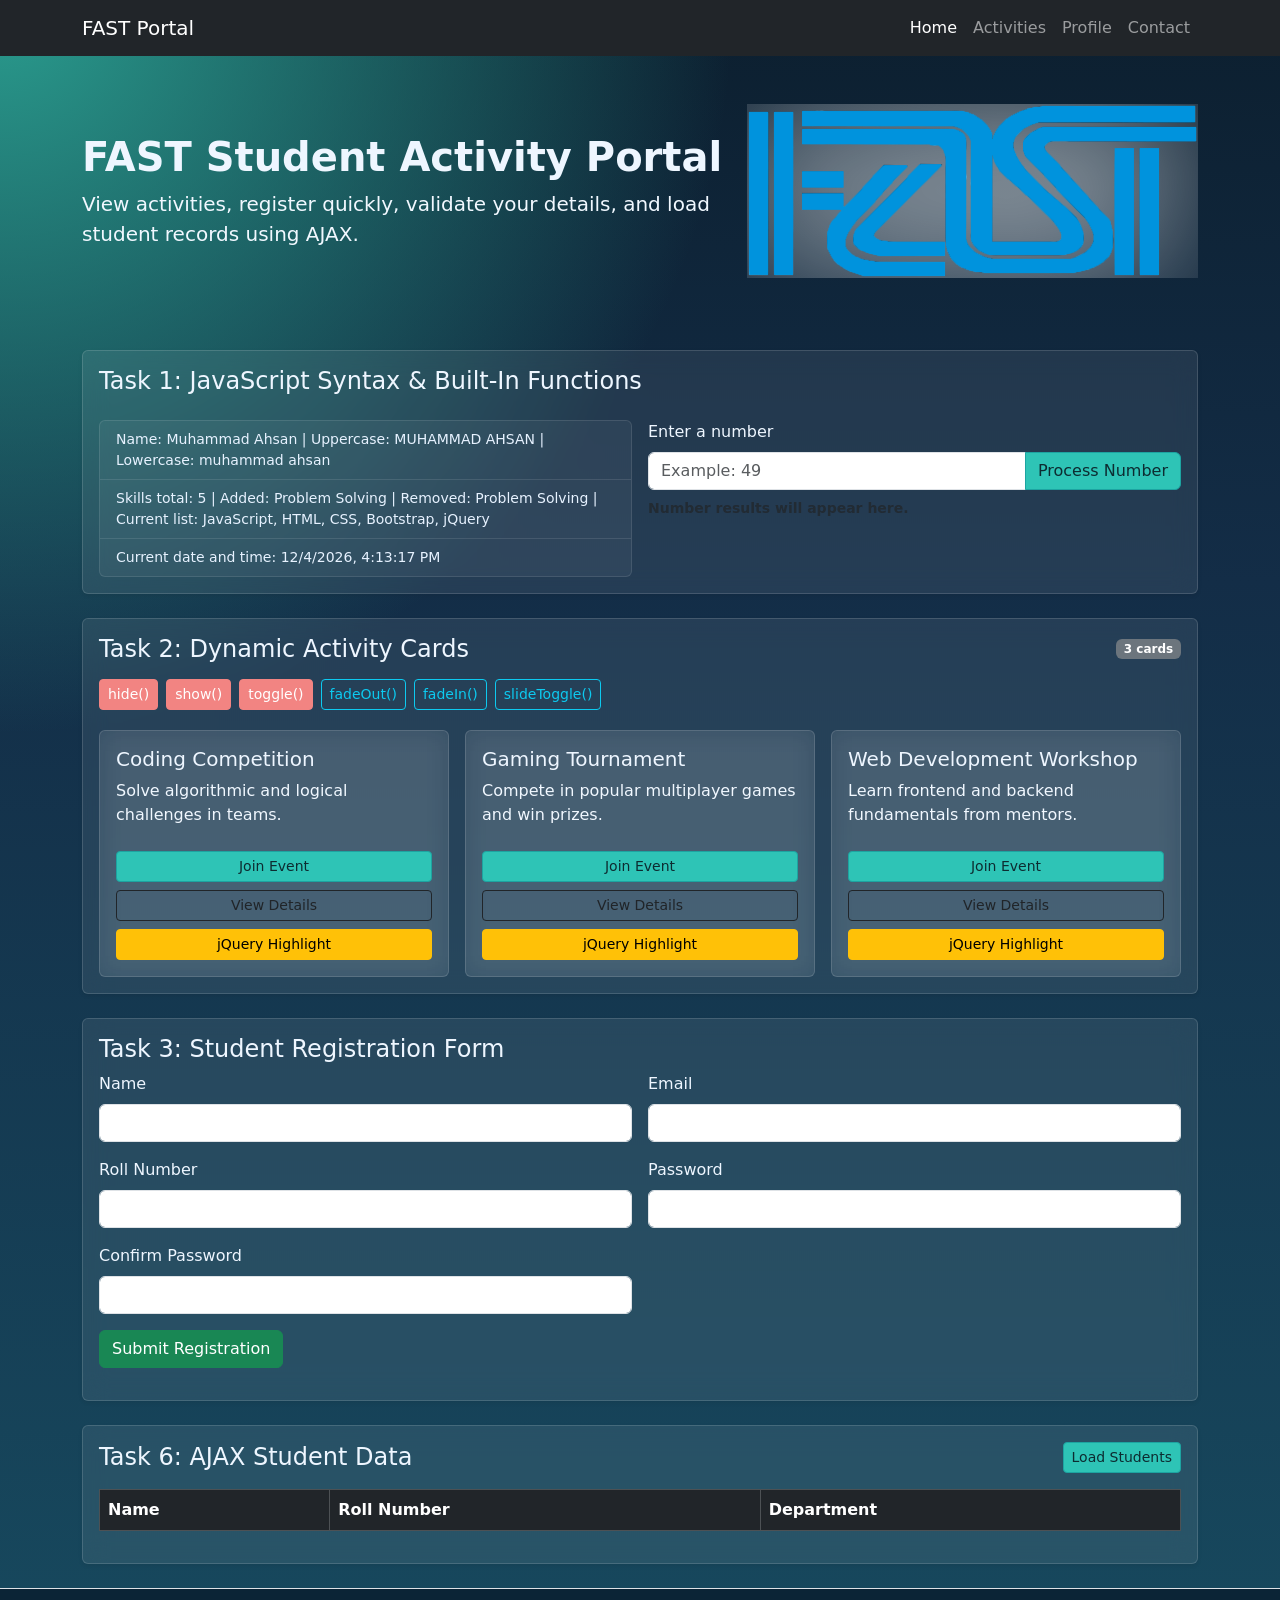
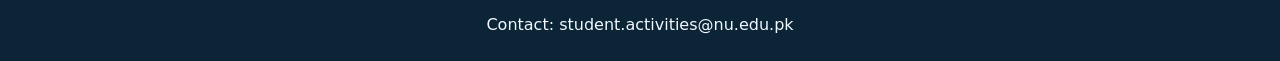
<file: 23F-0599_web#3/index.html>
<!doctype html>
<html lang="en">
  <head>
    <meta charset="UTF-8" />
    <meta name="viewport" content="width=device-width, initial-scale=1.0" />
    <title>FAST Student Activity Portal</title>
    <link
      href="https://cdn.jsdelivr.net/npm/bootstrap@5.3.3/dist/css/bootstrap.min.css"
      rel="stylesheet"
    />
    <link rel="stylesheet" href="style.css" />
  </head>
  <body>
    <nav class="navbar navbar-expand-lg navbar-dark bg-dark sticky-top">
      <div class="container">
        <a class="navbar-brand" href="index.html">FAST Portal</a>
        <button
          class="navbar-toggler"
          type="button"
          data-bs-toggle="collapse"
          data-bs-target="#mainNav"
          aria-controls="mainNav"
          aria-expanded="false"
          aria-label="Toggle navigation"
        >
          <span class="navbar-toggler-icon"></span>
        </button>
        <div class="collapse navbar-collapse" id="mainNav">
          <ul class="navbar-nav ms-auto">
            <li class="nav-item">
              <a class="nav-link active" href="#home">Home</a>
            </li>
            <li class="nav-item">
              <a class="nav-link" href="#activities">Activities</a>
            </li>
            <li class="nav-item">
              <a class="nav-link" href="pages/profile.html">Profile</a>
            </li>
            <li class="nav-item">
              <a class="nav-link" href="#contact">Contact</a>
            </li>
          </ul>
        </div>
      </div>
    </nav>

    <header id="home" class="py-5 portal-header">
      <div class="container">
        <div class="row align-items-center g-4">
          <div class="col-md-7">
            <h1 class="display-6 fw-bold">FAST Student Activity Portal</h1>
            <p class="lead mb-0">
              View activities, register quickly, validate your details, and load
              student records using AJAX.
            </p>
          </div>
          <div class="col-md-5 text-center">
            <img
              src="assets/images/logo.png"
              alt="Campus illustration"
              class="img-fluid hero-image"
            />
          </div>
        </div>
      </div>
    </header>

    <main class="container my-4">
      <section class="card mb-4 shadow-sm">
        <div class="card-body">
          <h2 class="h4">Task 1: JavaScript Syntax & Built-In Functions</h2>
          <div class="row g-3 mt-1">
            <div class="col-md-6">
              <ul class="list-group small">
                <li class="list-group-item" id="nameOutput">
                  Name output will appear here.
                </li>
                <li class="list-group-item" id="skillsOutput">
                  Skills output will appear here.
                </li>
                <li class="list-group-item" id="dateOutput">
                  Date output will appear here.
                </li>
              </ul>
            </div>
            <div class="col-md-6">
              <label for="numberInput" class="form-label">Enter a number</label>
              <div class="input-group">
                <input
                  id="numberInput"
                  type="number"
                  class="form-control"
                  placeholder="Example: 49"
                />
                <button
                  id="processNumberBtn"
                  class="btn btn-primary"
                  type="button"
                >
                  Process Number
                </button>
              </div>
              <p id="numberOutput" class="mt-2 mb-0 small text-muted">
                Number results will appear here.
              </p>
            </div>
          </div>
        </div>
      </section>

      <section id="activities" class="card mb-4 shadow-sm">
        <div class="card-body">
          <div
            class="d-flex justify-content-between align-items-center flex-wrap gap-2"
          >
            <h2 class="h4 mb-0">Task 2: Dynamic Activity Cards</h2>
            <span class="badge text-bg-secondary activity-count">0 cards</span>
          </div>

          <div class="mt-3 d-flex flex-wrap gap-2">
            <button
              id="hideCardsBtn"
              class="btn btn-outline-secondary btn-sm"
              type="button"
            >
              hide()
            </button>
            <button
              id="showCardsBtn"
              class="btn btn-outline-secondary btn-sm"
              type="button"
            >
              show()
            </button>
            <button
              id="toggleCardsBtn"
              class="btn btn-outline-secondary btn-sm"
              type="button"
            >
              toggle()
            </button>
            <button
              id="fadeOutCardsBtn"
              class="btn btn-outline-info btn-sm"
              type="button"
            >
              fadeOut()
            </button>
            <button
              id="fadeInCardsBtn"
              class="btn btn-outline-info btn-sm"
              type="button"
            >
              fadeIn()
            </button>
            <button
              id="slideToggleCardsBtn"
              class="btn btn-outline-info btn-sm"
              type="button"
            >
              slideToggle()
            </button>
          </div>

          <div id="activityContainer" class="row g-3 mt-1"></div>
        </div>
      </section>

      <section class="card mb-4 shadow-sm">
        <div class="card-body">
          <h2 class="h4">Task 3: Student Registration Form</h2>
          <form id="registrationForm" novalidate>
            <div class="row g-3">
              <div class="col-md-6">
                <label for="name" class="form-label">Name</label>
                <input type="text" id="name" class="form-control" />
                <small class="text-danger" id="nameError"></small>
              </div>
              <div class="col-md-6">
                <label for="email" class="form-label">Email</label>
                <input type="email" id="email" class="form-control" />
                <small class="text-danger" id="emailError"></small>
              </div>
              <div class="col-md-6">
                <label for="roll" class="form-label">Roll Number</label>
                <input type="text" id="roll" class="form-control" />
                <small class="text-danger" id="rollError"></small>
              </div>
              <div class="col-md-6">
                <label for="password" class="form-label">Password</label>
                <input type="password" id="password" class="form-control" />
                <small class="text-danger" id="passwordError"></small>
              </div>
              <div class="col-md-6">
                <label for="confirmPassword" class="form-label"
                  >Confirm Password</label
                >
                <input
                  type="password"
                  id="confirmPassword"
                  class="form-control"
                />
                <small class="text-danger" id="confirmPasswordError"></small>
              </div>
            </div>
            <button type="submit" class="btn btn-success mt-3">
              Submit Registration
            </button>
          </form>
          <div id="alertPlaceholder" class="mt-3"></div>
        </div>
      </section>

      <section class="card mb-4 shadow-sm">
        <div class="card-body">
          <div
            class="d-flex justify-content-between align-items-center flex-wrap gap-2"
          >
            <h2 class="h4 mb-0">Task 6: AJAX Student Data</h2>
            <button
              id="loadStudentsBtn"
              class="btn btn-primary btn-sm"
              type="button"
            >
              Load Students
            </button>
          </div>
          <div class="table-responsive mt-3">
            <table class="table table-striped table-bordered align-middle">
              <thead class="table-dark">
                <tr>
                  <th>Name</th>
                  <th>Roll Number</th>
                  <th>Department</th>
                </tr>
              </thead>
              <tbody id="studentsTableBody"></tbody>
            </table>
          </div>
        </div>
      </section>
    </main>

    <footer id="contact" class="py-4 text-center bg-light border-top">
      <div class="container">
        <p class="mb-0">Contact: student.activities@nu.edu.pk</p>
      </div>
    </footer>

    <div
      class="modal fade"
      id="detailsModal"
      tabindex="-1"
      aria-labelledby="detailsModalLabel"
      aria-hidden="true"
    >
      <div class="modal-dialog modal-dialog-centered">
        <div class="modal-content">
          <div class="modal-header">
            <h5 class="modal-title" id="detailsModalLabel">Activity Details</h5>
            <button
              type="button"
              class="btn-close"
              data-bs-dismiss="modal"
              aria-label="Close"
            ></button>
          </div>
          <div class="modal-body" id="detailsModalBody">
            Details will appear here.
          </div>
          <div class="modal-footer">
            <button
              type="button"
              class="btn btn-secondary"
              data-bs-dismiss="modal"
            >
              Close
            </button>
          </div>
        </div>
      </div>
    </div>

    <script src="https://code.jquery.com/jquery-3.7.1.min.js"></script>
    <script src="https://cdn.jsdelivr.net/npm/bootstrap@5.3.3/dist/js/bootstrap.bundle.min.js"></script>
    <script src="script.js"></script>
  </body>
</html>
</file>
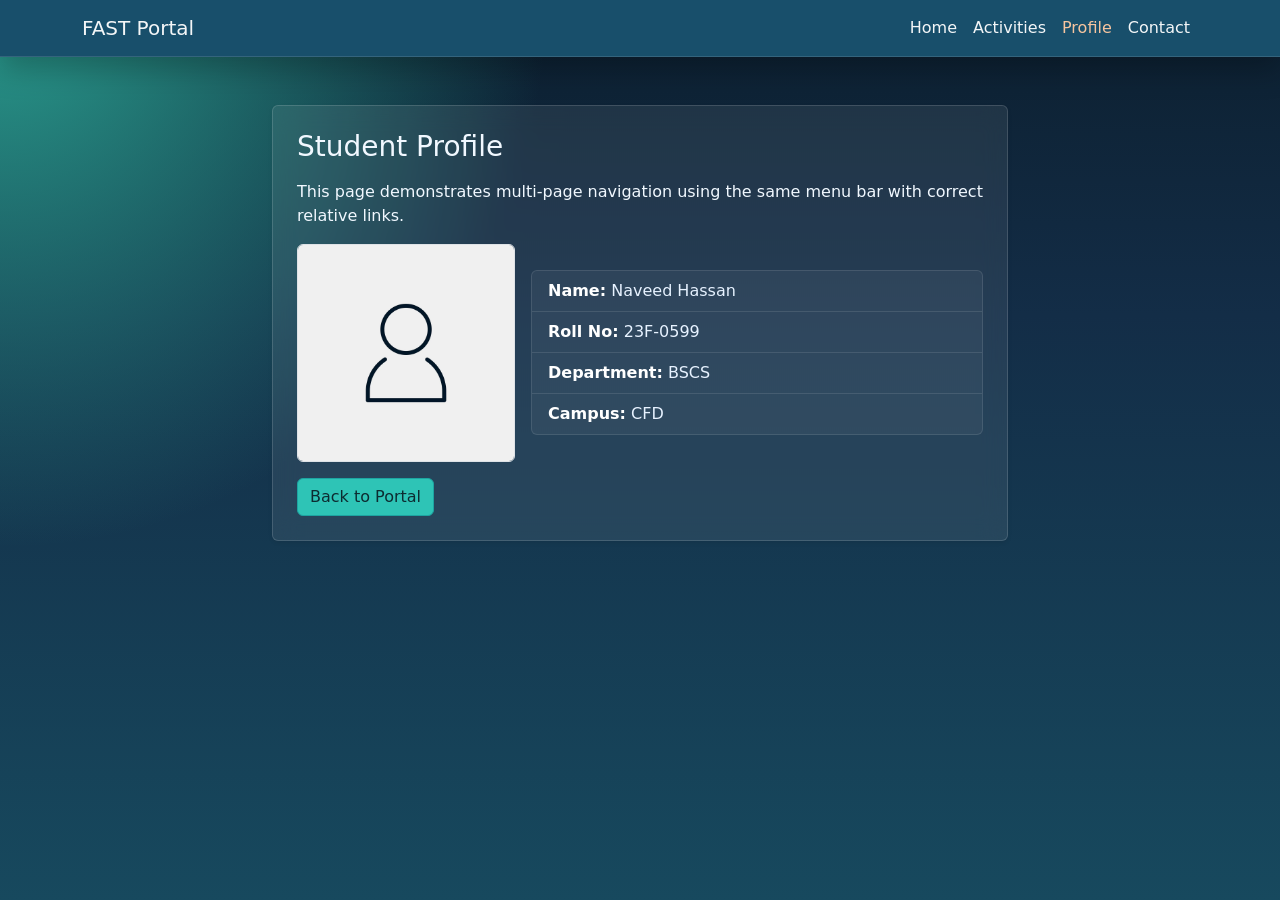
<file: 23F-0599_web#3/pages/profile.html>
<!doctype html>
<html lang="en">
  <head>
    <meta charset="UTF-8" />
    <meta name="viewport" content="width=device-width, initial-scale=1.0" />
    <title>Student Profile - FAST Portal</title>
    <link
      href="https://cdn.jsdelivr.net/npm/bootstrap@5.3.3/dist/css/bootstrap.min.css"
      rel="stylesheet"
    />
    <link rel="stylesheet" href="../style.css" />
  </head>
  <body>
    <nav class="navbar navbar-expand-lg navbar-dark navbar-custom sticky-top">
      <div class="container">
        <a class="navbar-brand" href="../index.html">FAST Portal</a>
        <button
          class="navbar-toggler"
          type="button"
          data-bs-toggle="collapse"
          data-bs-target="#profileNav"
          aria-controls="profileNav"
          aria-expanded="false"
          aria-label="Toggle navigation"
        >
          <span class="navbar-toggler-icon"></span>
        </button>
        <div class="collapse navbar-collapse" id="profileNav">
          <ul class="navbar-nav ms-auto">
            <li class="nav-item">
              <a class="nav-link" href="../index.html">Home</a>
            </li>
            <li class="nav-item">
              <a class="nav-link" href="../index.html#activities">Activities</a>
            </li>
            <li class="nav-item">
              <a class="nav-link active" href="profile.html">Profile</a>
            </li>
            <li class="nav-item">
              <a class="nav-link" href="../index.html#contact">Contact</a>
            </li>
          </ul>
        </div>
      </div>
    </nav>

    <main class="container py-5">
      <div class="row justify-content-center">
        <div class="col-lg-8">
          <div class="card shadow-sm">
            <div class="card-body p-4">
              <h1 class="h3 mb-3">Student Profile</h1>
              <p class="mb-3">
                This page demonstrates multi-page navigation using the same menu
                bar with correct relative links.
              </p>
              <div class="row g-3 align-items-center">
                <div class="col-md-4 text-center">
                  <img
                    src="../assets/images/avatar.webp"
                    alt="Student avatar placeholder"
                    class="img-fluid rounded border"
                  />
                </div>
                <div class="col-md-8">
                  <ul class="list-group">
                    <li class="list-group-item">
                      <strong>Name:</strong> Naveed Hassan
                    </li>
                    <li class="list-group-item">
                      <strong>Roll No:</strong> 23F-0599
                    </li>
                    <li class="list-group-item">
                      <strong>Department:</strong> BSCS
                    </li>
                    <li class="list-group-item">
                      <strong>Campus:</strong> CFD
                    </li>
                  </ul>
                </div>
              </div>
              <a href="../index.html" class="btn btn-primary mt-3"
                >Back to Portal</a
              >
            </div>
          </div>
        </div>
      </div>
    </main>

    <script src="https://cdn.jsdelivr.net/npm/bootstrap@5.3.3/dist/js/bootstrap.bundle.min.js"></script>
  </body>
</html>
</file>
<file: 23F-0599_web#3/style.css>
html {
  min-height: 100%;
  background: radial-gradient(circle at top left, #2a9d8f 0%, transparent 35%),
    linear-gradient(180deg, #0c1f2f 0%, #132d47 35%, #17495e 100%);
}

body {
  margin: 0;
  min-height: 100vh;
  background: transparent;
  color: #eef6ff;
}

footer#contact {
  background: rgba(11, 35, 53, 0.94) !important;
  color: #dbe9ff;
  border-top: 1px solid rgba(255, 255, 255, 0.12);
}

footer#contact .container {
  background: transparent;
}

.navbar-custom {
  background: #184f6b;
  border-bottom: 1px solid rgba(255, 255, 255, 0.12);
  box-shadow: 0 12px 30px rgba(0, 0, 0, 0.25);
}

.navbar-custom .navbar-brand,
.navbar-custom .nav-link {
  color: rgba(255, 255, 255, 0.95);
}

.navbar-custom .nav-link.active,
.navbar-custom .nav-link:hover {
  color: #f7c59f;
}

.card {
  background: rgba(255, 255, 255, 0.08);
  border: 1px solid rgba(255, 255, 255, 0.14);
  backdrop-filter: blur(12px);
}

.card-body {
  color: #eef6ff;
}

h1.h3,
p {
  color: #f1f8ff;
}

.list-group-item {
  background: rgba(255, 255, 255, 0.05);
  color: #e7f2ff;
  border: 1px solid rgba(255, 255, 255, 0.10);
}

.list-group-item strong {
  color: #ffffff;
}

.btn-primary {
  background-color: #2ec4b6;
  border-color: #1da4a1;
  color: #0d2c31;
}

.btn-primary:hover,
.btn-primary:focus {
  background-color: #1da4a1;
  border-color: #17938d;
  color: #f8fbff;
}

img.rounded {
  border: 1px solid rgba(255, 255, 255, 0.30);
}

@media (max-width: 767.98px) {
  main.container {
    padding-top: 2rem;
  }
}

#numberOutput {
  color: #ffd166;
  font-weight: 600;
}

#hideCardsBtn,
#showCardsBtn,
#toggleCardsBtn {
  color: #ffffff;
  background-color: #f28482;
  border-color: #f28482;
}

#hideCardsBtn:hover,
#showCardsBtn:hover,
#toggleCardsBtn:hover,
#hideCardsBtn:focus,
#showCardsBtn:focus,
#toggleCardsBtn:focus {
  color: #fff;
  background-color: #ef6f6c;
  border-color: #ef6f6c;
}
</file>
